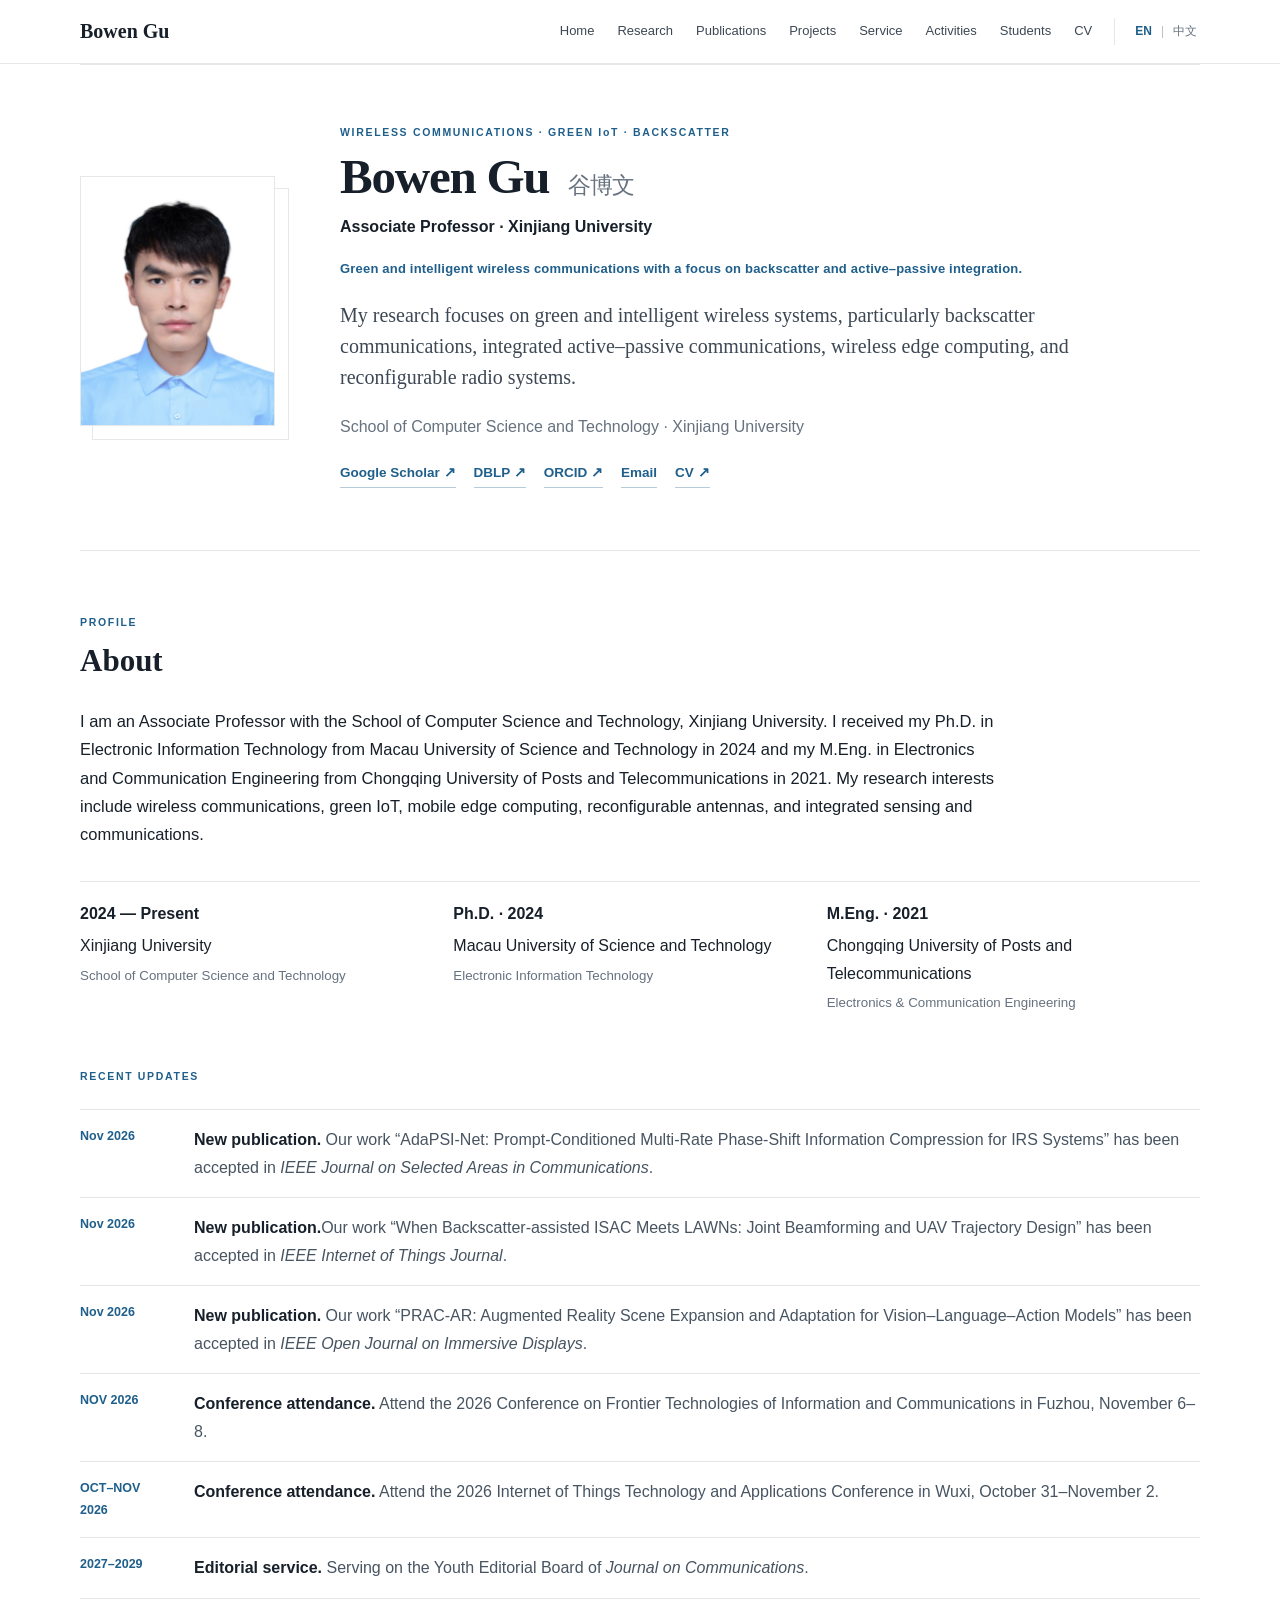
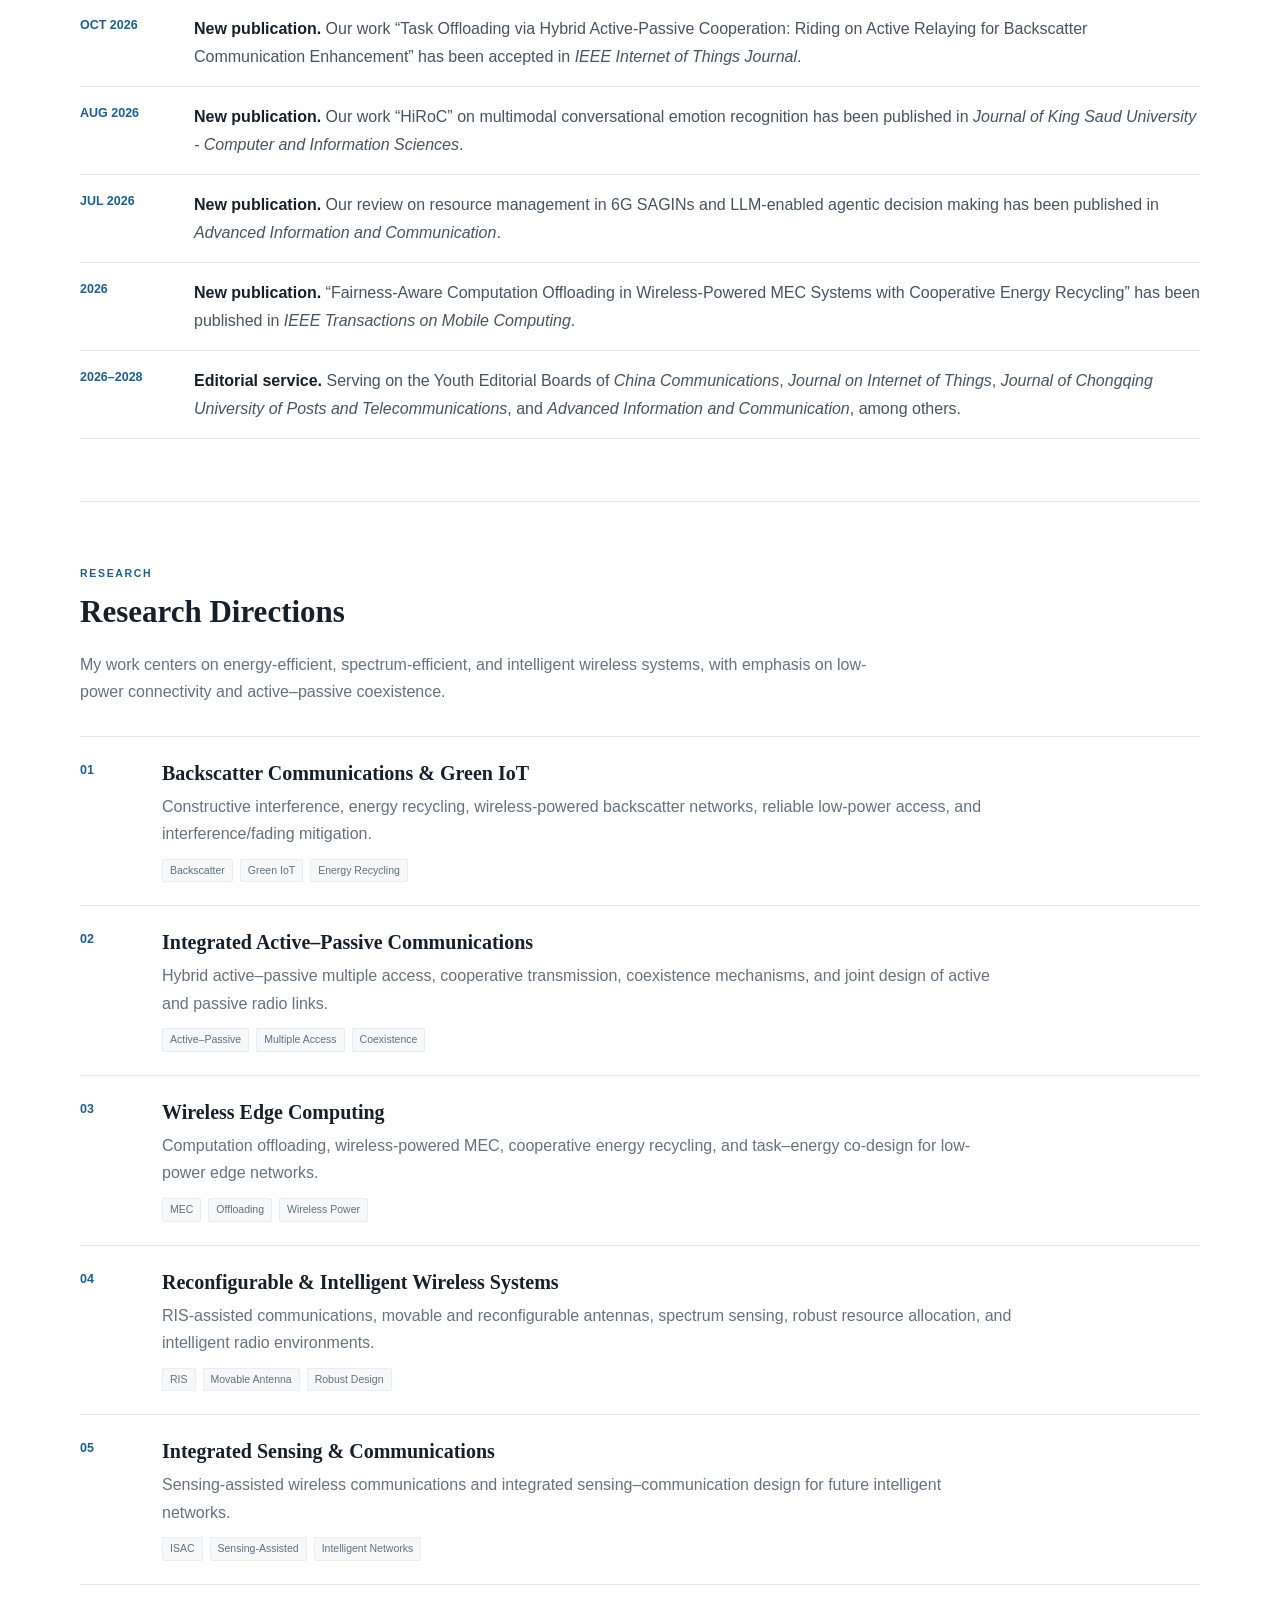
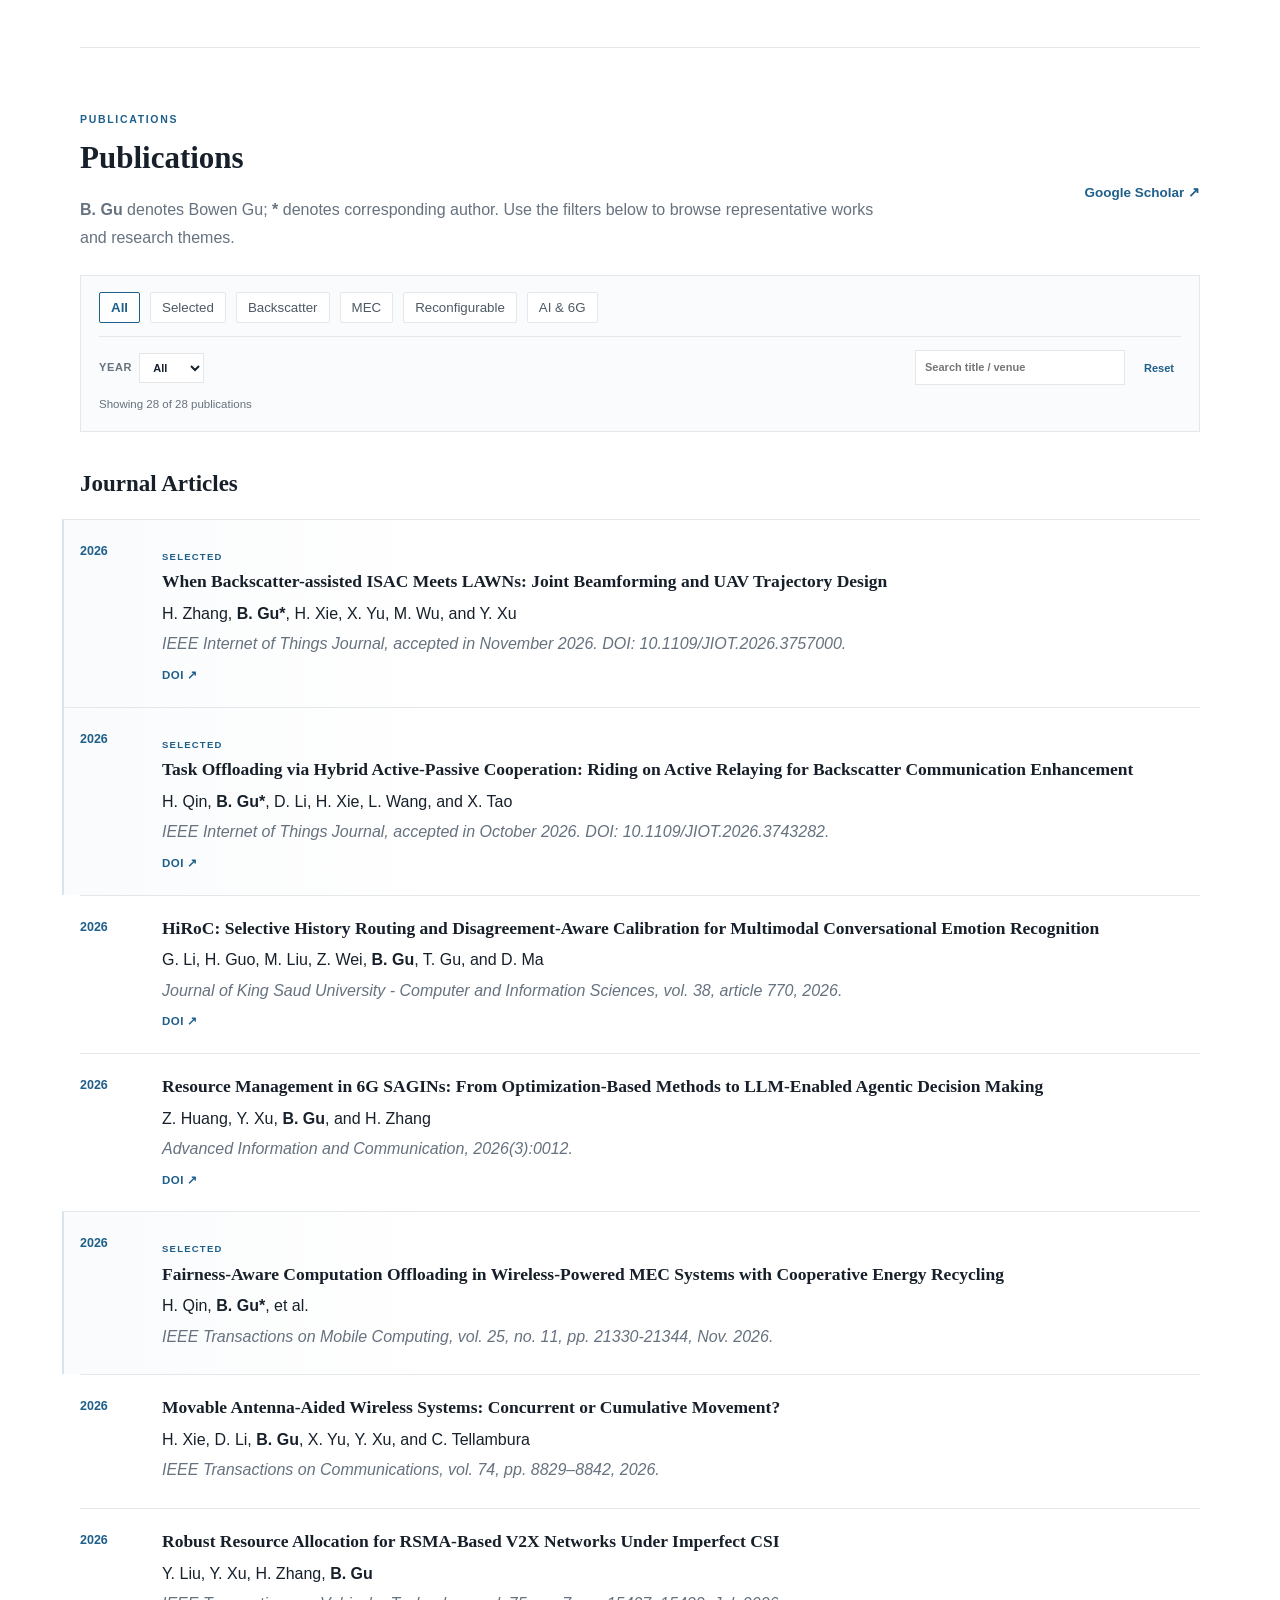
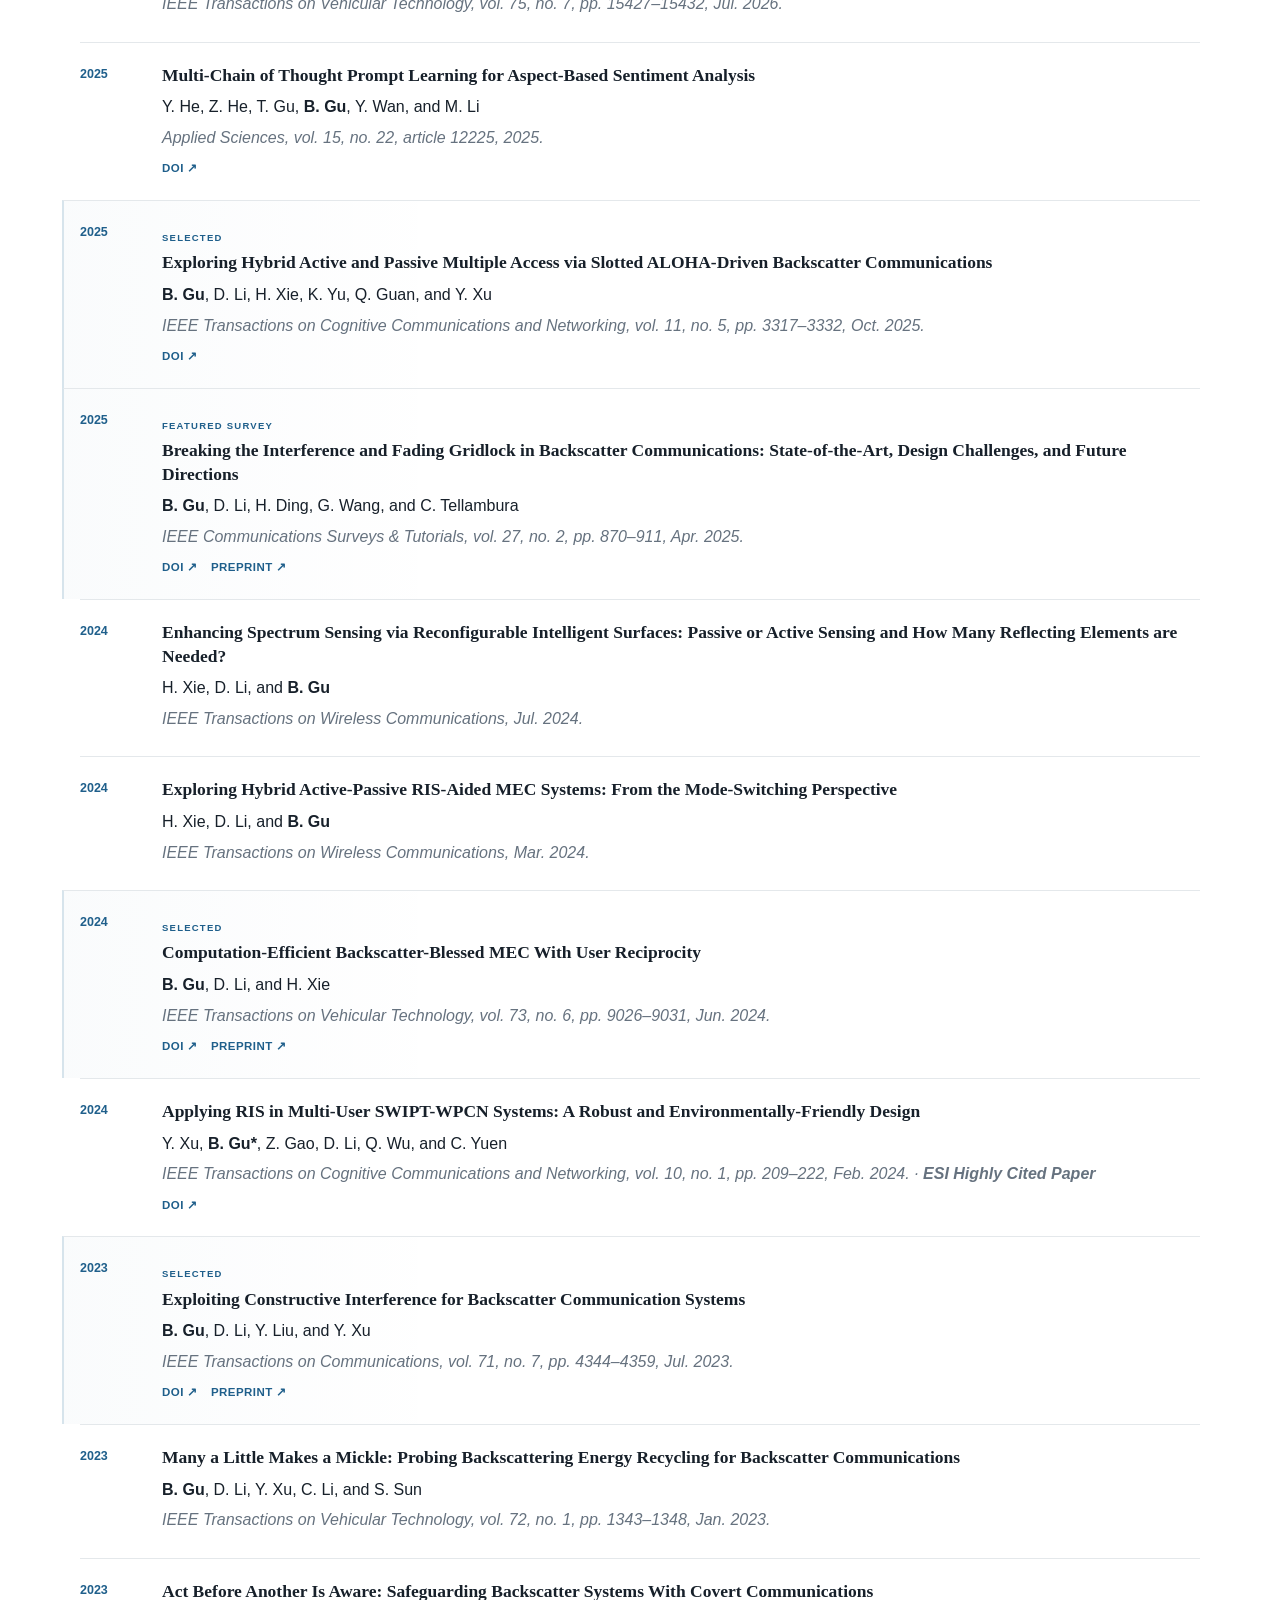
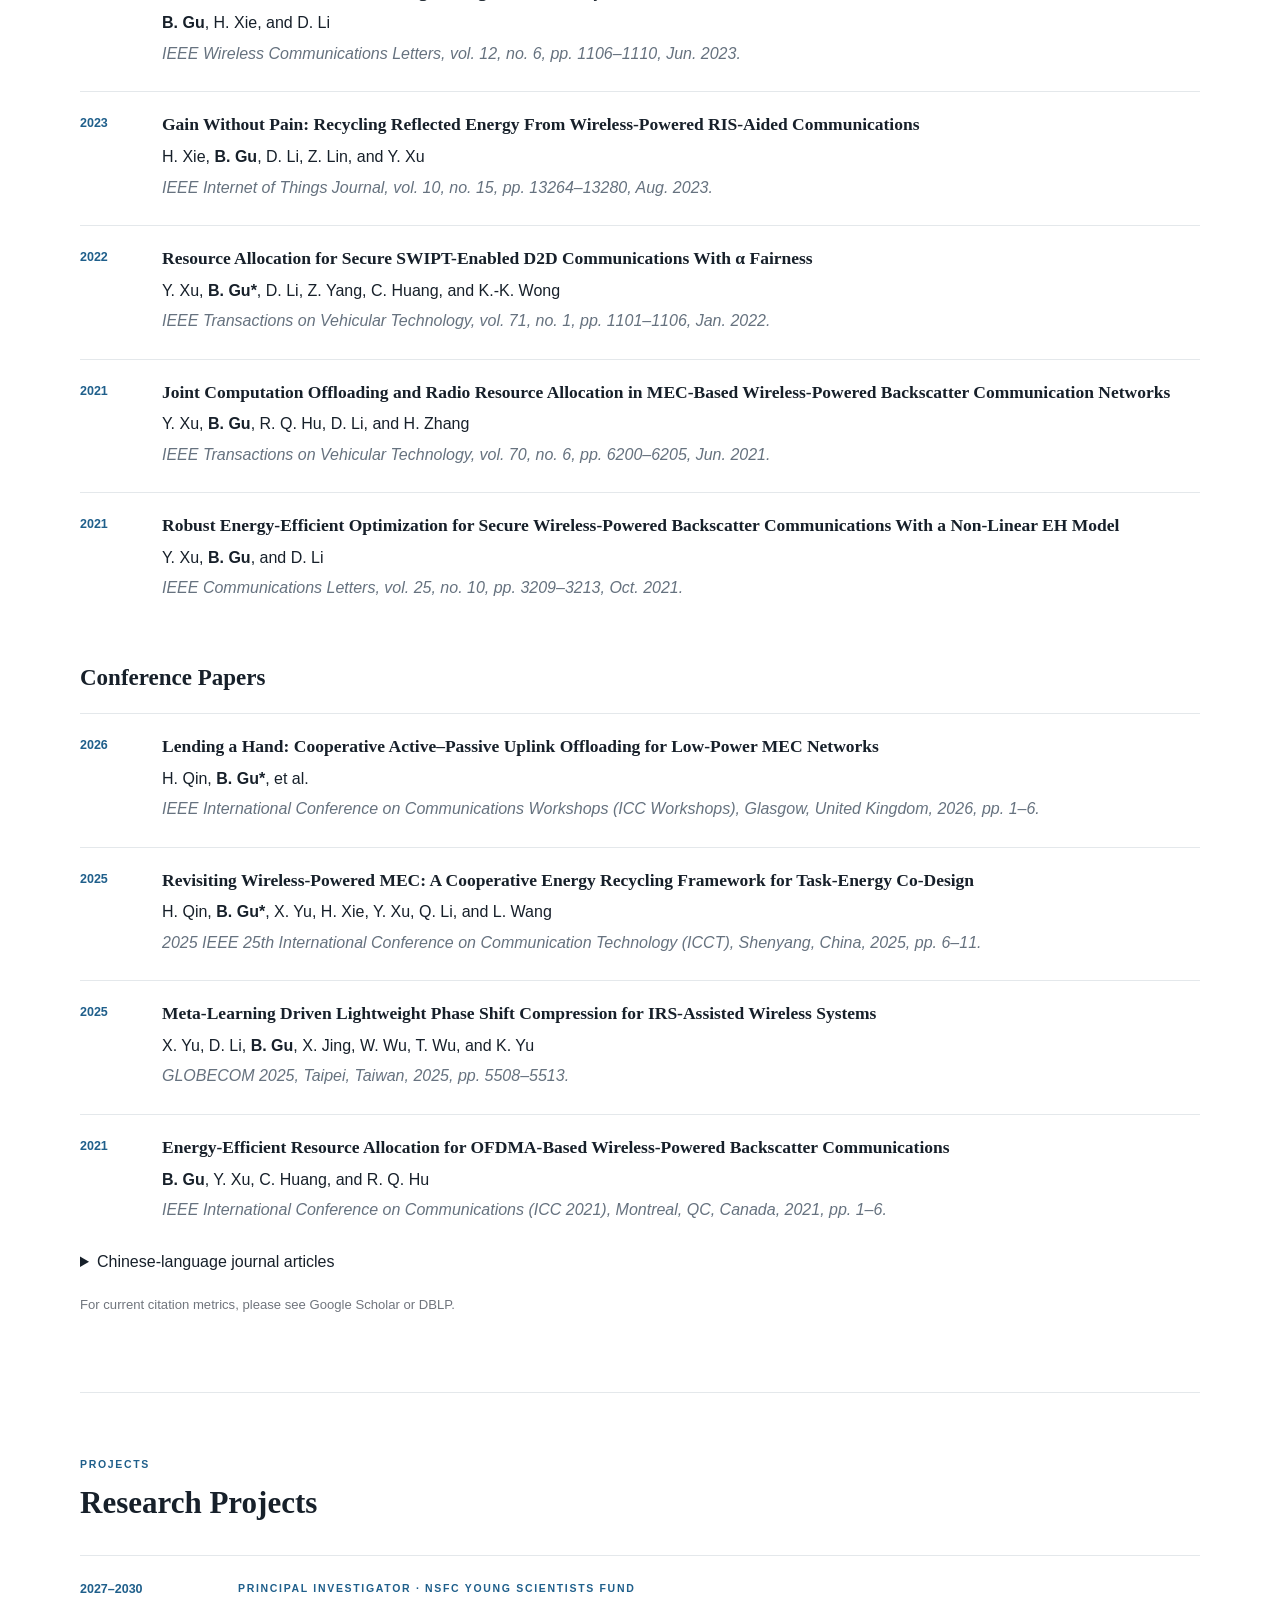
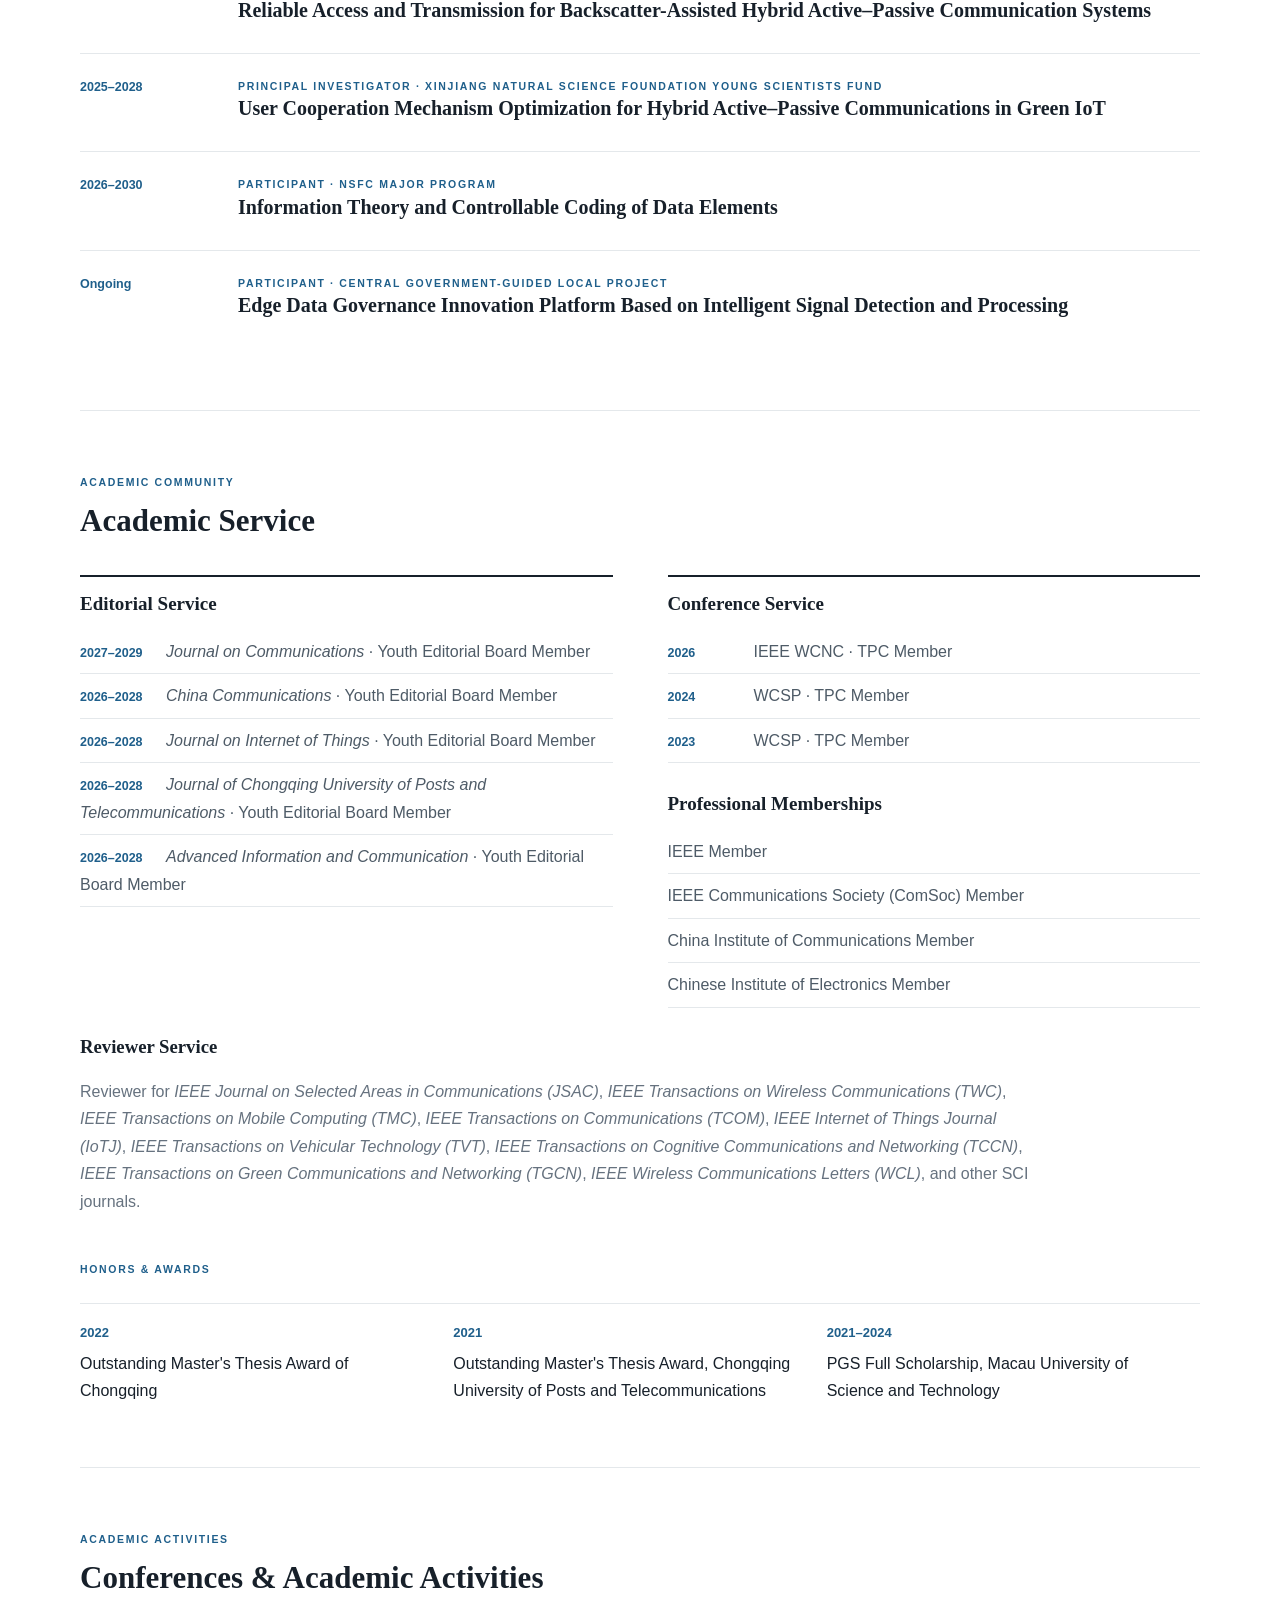
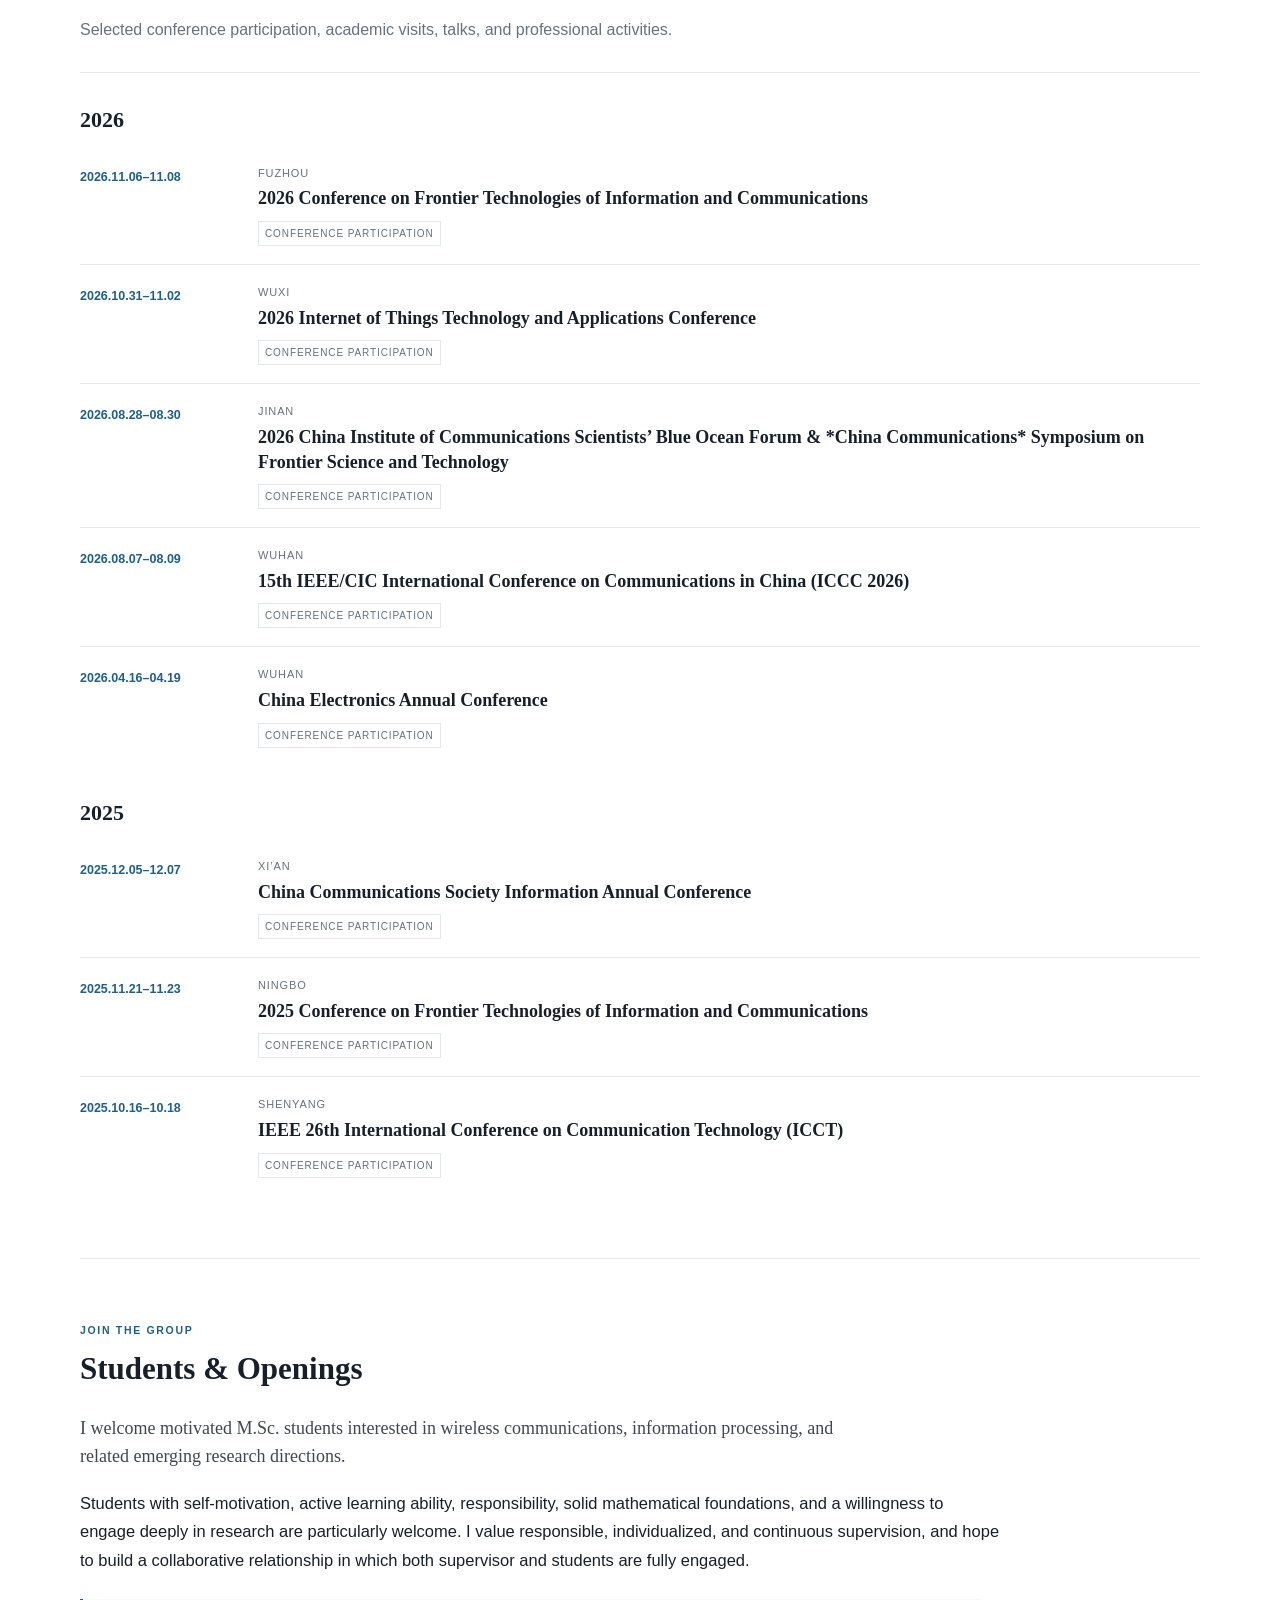
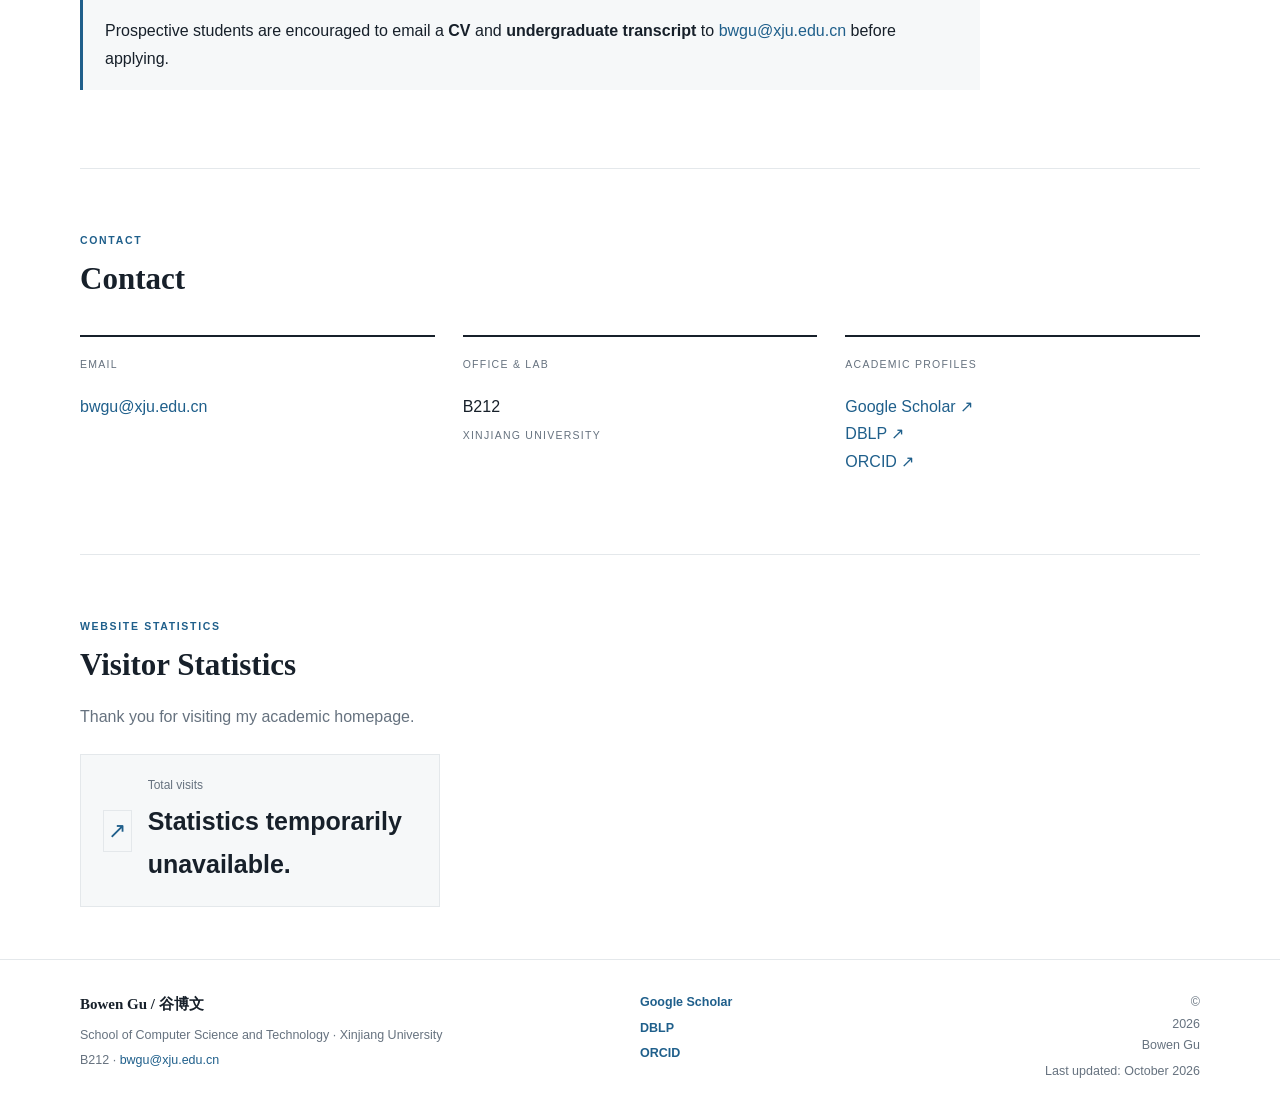
<file: index.html>
<!DOCTYPE html>
<html lang="en"><head><meta charset="utf-8"/><meta content="width=device-width,initial-scale=1" name="viewport"/><meta content="Bowen Gu — academic homepage at Xinjiang University. Wireless communications, green IoT, backscatter communications, mobile edge computing, reconfigurable wireless systems, and ISAC." name="description"/><meta content="Bowen Gu" name="author"/><meta content="#173b6c" name="theme-color"/><meta content="Bowen Gu | Xinjiang University" property="og:title"/><meta content="Academic homepage of Bowen Gu." property="og:description"/><meta content="website" property="og:type"/><meta content="https://gu-bowen.github.io/assets/profile.jpg" property="og:image"/><meta content="https://gu-bowen.github.io/" property="og:url"/><meta content="Bowen Gu Academic Homepage" property="og:site_name"/><link href="https://gu-bowen.github.io/" rel="canonical"/><script type="application/ld+json">{"@context":"https://schema.org","@type":"Person","name":"Bowen Gu","alternateName":"谷博文","url":"https://gu-bowen.github.io/","image":"https://gu-bowen.github.io/assets/profile.jpg","jobTitle":"Associate Professor","affiliation":{"@type":"CollegeOrUniversity","name":"Xinjiang University"},"email":"mailto:bwgu@xju.edu.cn","sameAs":["https://scholar.google.com/citations?user=HVV62k4AAAAJ","https://dblp.org/pid/297/0855","https://orcid.org/0000-0001-9506-328X"]}</script><title>Bowen Gu | Xinjiang University</title><link href="assets/favicon.svg" rel="icon" type="image/svg+xml"/><link href="assets/style.css" rel="stylesheet"/></head><body>
<header><div class="nav wrap"><a class="brand" href="#home"><span data-lang="en">Bowen Gu</span><span data-lang="zh" hidden="">谷博文</span></a><div class="nav-right"><button aria-label="Menu" id="menu">☰</button><nav id="nav"><a href="#home"><span data-lang="en">Home</span><span data-lang="zh" hidden="">首页</span></a><a href="#research"><span data-lang="en">Research</span><span data-lang="zh" hidden="">研究方向</span></a><a href="#publications"><span data-lang="en">Publications</span><span data-lang="zh" hidden="">学术成果</span></a><a href="#projects"><span data-lang="en">Projects</span><span data-lang="zh" hidden="">科研项目</span></a><a href="#service"><span data-lang="en">Service</span><span data-lang="zh" hidden="">学术服务</span></a><a href="#activities"><span data-lang="en">Activities</span><span data-lang="zh" hidden="">学术活动</span></a><a href="#students"><span data-lang="en">Students</span><span data-lang="zh" hidden="">学生与招生</span></a><a href="files/Bowen_Gu_CV.pdf">CV</a></nav><div aria-label="Language" class="lang-switch"><button data-set-lang="en">EN</button><i>|</i><button data-set-lang="zh">中文</button></div></div></div></header>
<main class="wrap">
<section class="hero" id="home"><div class="portrait"><img alt="Bowen Gu / 谷博文" src="assets/profile.jpg"/></div><div><p class="eyebrow">WIRELESS COMMUNICATIONS · GREEN IoT · BACKSCATTER</p><h1>Bowen Gu <span>谷博文</span></h1><p class="role"><span data-lang="en">Associate Professor · Xinjiang University</span><span data-lang="zh" hidden="">副教授 · 新疆大学</span></p><p class="research-identity" data-lang="en">Green and intelligent wireless communications with a focus on backscatter and active–passive integration.</p><p class="research-identity zh-copy" data-lang="zh" hidden="">面向绿色智能无线通信，重点研究反向散射与主被动融合通信。</p><p class="lead" data-lang="en">My research focuses on green and intelligent wireless systems, particularly backscatter communications, integrated active–passive communications, wireless edge computing, and reconfigurable radio systems.</p><p class="lead zh-copy" data-lang="zh" hidden="">主要研究绿色智能无线通信系统，重点关注反向散射通信、主被动融合通信、无线边缘计算、可重构无线系统与通感一体化等方向。</p><p class="affil"><span data-lang="en">School of Computer Science and Technology · Xinjiang University</span><span data-lang="zh" hidden="">新疆大学 · 计算机科学与技术学院</span></p><div class="links"><a href="https://scholar.google.com/citations?user=HVV62k4AAAAJ&amp;hl=en">Google Scholar ↗</a><a href="https://dblp.org/pid/297/0855">DBLP ↗</a><a href="https://orcid.org/0000-0001-9506-328X">ORCID ↗</a><a href="mailto:bwgu@xju.edu.cn">Email</a><a href="files/Bowen_Gu_CV.pdf">CV ↗</a></div></div></section>
<section id="about"><div class="kicker"><span data-lang="en">PROFILE</span><span data-lang="zh" hidden="">个人简介</span></div><h2><span data-lang="en">About</span><span data-lang="zh" hidden="">个人简介</span></h2><p class="wide" data-lang="en">I am an Associate Professor with the School of Computer Science and Technology, Xinjiang University. I received my Ph.D. in Electronic Information Technology from Macau University of Science and Technology in 2024 and my M.Eng. in Electronics and Communication Engineering from Chongqing University of Posts and Telecommunications in 2021. My research interests include wireless communications, green IoT, mobile edge computing, reconfigurable antennas, and integrated sensing and communications.</p><p class="wide zh-copy" data-lang="zh" hidden="">现为新疆大学计算机科学与技术学院副教授、A类引进人才。2024年获澳门科技大学电子资讯科技博士学位，2021年获重庆邮电大学电子与通信工程硕士学位。研究方向包括无线通信、绿色物联网、移动边缘计算、可重构天线与通感一体化。</p><div class="facts"><div><b>2024 — Present</b><span><span data-lang="en">Xinjiang University</span><span data-lang="zh" hidden="">新疆大学</span></span><small><span data-lang="en">School of Computer Science and Technology</span><span data-lang="zh" hidden="">计算机科学与技术学院 · A类引进人才</span></small></div><div><b>Ph.D. · 2024</b><span><span data-lang="en">Macau University of Science and Technology</span><span data-lang="zh" hidden="">澳门科技大学</span></span><small><span data-lang="en">Electronic Information Technology</span><span data-lang="zh" hidden="">电子资讯科技</span></small></div><div><b>M.Eng. · 2021</b><span><span data-lang="en">Chongqing University of Posts and Telecommunications</span><span data-lang="zh" hidden="">重庆邮电大学</span></span><small><span data-lang="en">Electronics &amp; Communication Engineering</span><span data-lang="zh" hidden="">电子与通信工程</span></small></div></div>
<div id="news" style="margin-top:52px"><div class="kicker"><span data-lang="en">RECENT UPDATES</span><span data-lang="zh" hidden="">最新动态</span></div><div class="news-list" id="news-list"></div></div></section>
<section id="research"><div class="kicker"><span data-lang="en">RESEARCH</span><span data-lang="zh" hidden="">研究方向</span></div><h2><span data-lang="en">Research Directions</span><span data-lang="zh" hidden="">研究方向</span></h2><p class="section-intro" data-lang="en">My work centers on energy-efficient, spectrum-efficient, and intelligent wireless systems, with emphasis on low-power connectivity and active–passive coexistence.</p><p class="section-intro" data-lang="zh" hidden="">围绕高能效、高频谱效率与智能无线系统开展研究，重点关注低功耗连接与主被动通信协同共存。</p><div class="research-list"><article><span>01</span><div><h3><span data-lang="en">Backscatter Communications &amp; Green IoT</span><span data-lang="zh" hidden="">反向散射通信与绿色物联网</span></h3><p data-lang="en">Constructive interference, energy recycling, wireless-powered backscatter networks, reliable low-power access, and interference/fading mitigation.</p><p data-lang="zh" hidden="">构造性干扰、能量回收、无线供能反向散射网络、低功耗可靠接入以及干扰与衰落抑制。</p><div class="research-tags"><span>Backscatter</span><span>Green IoT</span><span>Energy Recycling</span></div></div></article><article><span>02</span><div><h3><span data-lang="en">Integrated Active–Passive Communications</span><span data-lang="zh" hidden="">主被动融合通信</span></h3><p data-lang="en">Hybrid active–passive multiple access, cooperative transmission, coexistence mechanisms, and joint design of active and passive radio links.</p><p data-lang="zh" hidden="">混合主被动多址接入、协同传输、共存机制以及主动与被动无线链路的联合设计。</p><div class="research-tags"><span>Active–Passive</span><span>Multiple Access</span><span>Coexistence</span></div></div></article><article><span>03</span><div><h3><span data-lang="en">Wireless Edge Computing</span><span data-lang="zh" hidden="">无线边缘计算</span></h3><p data-lang="en">Computation offloading, wireless-powered MEC, cooperative energy recycling, and task–energy co-design for low-power edge networks.</p><p data-lang="zh" hidden="">计算卸载、无线供能移动边缘计算、协作能量回收以及面向低功耗边缘网络的任务—能量协同设计。</p><div class="research-tags"><span>MEC</span><span>Offloading</span><span>Wireless Power</span></div></div></article><article><span>04</span><div><h3><span data-lang="en">Reconfigurable &amp; Intelligent Wireless Systems</span><span data-lang="zh" hidden="">可重构与智能无线系统</span></h3><p data-lang="en">RIS-assisted communications, movable and reconfigurable antennas, spectrum sensing, robust resource allocation, and intelligent radio environments.</p><p data-lang="zh" hidden="">RIS辅助通信、可移动与可重构天线、频谱感知、鲁棒资源分配与智能无线环境。</p><div class="research-tags"><span>RIS</span><span>Movable Antenna</span><span>Robust Design</span></div></div></article><article><span>05</span><div><h3><span data-lang="en">Integrated Sensing &amp; Communications</span><span data-lang="zh" hidden="">通感一体化</span></h3><p data-lang="en">Sensing-assisted wireless communications and integrated sensing–communication design for future intelligent networks.</p><p data-lang="zh" hidden="">面向未来智能网络的感知辅助无线通信与通信感知融合设计。</p><div class="research-tags"><span>ISAC</span><span>Sensing-Assisted</span><span>Intelligent Networks</span></div></div></article></div></section>
<section id="publications"><div class="section-head"><div><div class="kicker"><span data-lang="en">PUBLICATIONS</span><span data-lang="zh" hidden>学术成果</span></div><h2><span data-lang="en">Publications</span><span data-lang="zh" hidden>论文发表</span></h2></div><a class="text-link" href="https://scholar.google.com/citations?user=HVV62k4AAAAJ&amp;hl=en">Google Scholar ↗</a></div><p class="section-intro" data-lang="en"><strong>B. Gu</strong> denotes Bowen Gu; <strong>*</strong> denotes corresponding author. Use the filters below to browse representative works and research themes.</p><p class="section-intro" data-lang="zh" hidden><strong>B. Gu</strong> 为谷博文；<strong>*</strong> 表示通讯作者。可使用下方筛选器查看代表性成果及不同研究主题。</p>
<div class="pub-filter-panel" aria-label="Publication filters"><div class="pub-controls" id="pub-topic-controls"><button class="active" data-pub-filter="all"><span data-lang="en">All</span><span data-lang="zh" hidden>全部</span></button><button data-pub-filter="selected"><span data-lang="en">Selected</span><span data-lang="zh" hidden>代表作</span></button><button data-pub-filter="backscatter"><span data-lang="en">Backscatter</span><span data-lang="zh" hidden>反向散射</span></button><button data-pub-filter="mec">MEC</button><button data-pub-filter="reconfigurable"><span data-lang="en">Reconfigurable</span><span data-lang="zh" hidden>可重构无线</span></button><button data-pub-filter="ai"><span data-lang="en">AI &amp; 6G</span><span data-lang="zh" hidden>AI 与 6G</span></button></div><div class="pub-filter-tools"><label><span data-lang="en">Year</span><span data-lang="zh" hidden>年份</span><select id="pub-year"><option value="all">All</option></select></label><label class="pub-search"><span class="sr-only">Search publications</span><input id="pub-search" type="search" placeholder="Search title / venue" autocomplete="off"/></label><button class="pub-reset" id="pub-reset" type="button"><span data-lang="en">Reset</span><span data-lang="zh" hidden>重置</span></button></div><p class="pub-result-count" id="pub-result-count" aria-live="polite"></p></div>
<h3 class="subhead" data-pub-section="journals"><span data-lang="en">Journal Articles</span><span data-lang="zh" hidden>SCI 期刊论文</span></h3><div class="pubs" id="pub-journals"></div><h3 class="subhead" data-pub-section="conferences"><span data-lang="en">Conference Papers</span><span data-lang="zh" hidden>会议论文</span></h3><div class="pubs" id="pub-conferences"></div><details id="pub-chinese-details"><summary><span data-lang="en">Chinese-language journal articles</span><span data-lang="zh" hidden>中文期刊论文</span></summary><div class="pubs" id="pub-chinese"></div></details><p class="source-note"><span data-lang="en">For current citation metrics, please see Google Scholar or DBLP.</span><span data-lang="zh" hidden>最新引用数据请参见 Google Scholar 或 DBLP。</span></p></section>
<section id="projects"><div class="kicker"><span data-lang="en">PROJECTS</span><span data-lang="zh" hidden="">科研项目</span></div><h2><span data-lang="en">Research Projects</span><span data-lang="zh" hidden="">主持与参与项目</span></h2><div class="projects" id="projects-list"></div></section>
<section id="service"><div class="kicker"><span data-lang="en">ACADEMIC COMMUNITY</span><span data-lang="zh" hidden="">学术共同体</span></div><h2><span data-lang="en">Academic Service</span><span data-lang="zh" hidden="">学术服务</span></h2><div id="service-content"></div></section>

<section id="activities"><div class="kicker"><span data-lang="en">ACADEMIC ACTIVITIES</span><span data-lang="zh" hidden="">学术活动</span></div><h2><span data-lang="en">Conferences &amp; Academic Activities</span><span data-lang="zh" hidden="">会议与学术活动</span></h2><p class="section-intro" data-lang="en">Selected conference participation, academic visits, talks, and professional activities.</p><p class="section-intro" data-lang="zh" hidden="">记录参加的重要学术会议、学术访问、报告及相关专业活动。</p><div class="activities" id="activities-list"></div></section>
<section id="students"><div class="kicker"><span data-lang="en">JOIN THE GROUP</span><span data-lang="zh" hidden="">学生与招生</span></div><h2><span data-lang="en">Students &amp; Openings</span><span data-lang="zh" hidden="">学生与招生</span></h2><p class="lead small" data-lang="en">I welcome motivated M.Sc. students interested in wireless communications, information processing, and related emerging research directions.</p><p class="lead small zh-copy" data-lang="zh" hidden="">面向校内外招收通信与信息系统、电子信息等相关方向硕士研究生，欢迎对无线通信、信息处理及相关前沿研究方向感兴趣的同学联系。</p><p class="wide" data-lang="en">Students with self-motivation, active learning ability, responsibility, solid mathematical foundations, and a willingness to engage deeply in research are particularly welcome. I value responsible, individualized, and continuous supervision, and hope to build a collaborative relationship in which both supervisor and students are fully engaged.</p><p class="wide zh-copy" data-lang="zh" hidden="">希望你具备较强的自驱力、主动学习能力和责任心，具有较为扎实的数学基础和良好的逻辑思维能力，并愿意持续投入科研。科研基础并非最重要，更看重持续学习、执行力、主动思考与积极沟通。在学生培养方面，重视认真负责、因材施教和全过程指导，希望师生彼此认真、共同投入、相互成就。</p><blockquote class="student-quote" data-lang="zh" hidden="">“希望师生之间是一个彼此认真、共同投入、相互成就的过程。”</blockquote><p class="callout"><span data-lang="en">Prospective students are encouraged to email a <strong>CV</strong> and <strong>undergraduate transcript</strong> to <a href="mailto:bwgu@xju.edu.cn">bwgu@xju.edu.cn</a> before applying.</span><span data-lang="zh" hidden="">有意加入课题组的同学，请在报考前将<strong>个人简历</strong>和<strong>本科成绩单</strong>发送至 <a href="mailto:bwgu@xju.edu.cn">bwgu@xju.edu.cn</a>。</span></p></section>
<section id="contact"><div class="kicker"><span data-lang="en">CONTACT</span><span data-lang="zh" hidden="">联系方式</span></div><h2><span data-lang="en">Contact</span><span data-lang="zh" hidden="">联系方式</span></h2><div class="contact-grid"><div><span>Email</span><p><a href="mailto:bwgu@xju.edu.cn">bwgu@xju.edu.cn</a></p></div><div><span><span data-lang="en">Office &amp; Lab</span><span data-lang="zh" hidden="">办公室与实验室</span></span><p>B212<br/><span data-lang="en">Xinjiang University</span><span data-lang="zh" hidden="">新疆大学</span></p></div><div><span><span data-lang="en">Academic Profiles</span><span data-lang="zh" hidden="">学术主页</span></span><p><a href="https://scholar.google.com/citations?user=HVV62k4AAAAJ&amp;hl=en">Google Scholar ↗</a><br/><a href="https://dblp.org/pid/297/0855">DBLP ↗</a><br/><a href="https://orcid.org/0000-0001-9506-328X">ORCID ↗</a></p></div></div></section>


<section id="visitor-statistics">
  <div class="kicker">
    <span data-lang="en">WEBSITE STATISTICS</span>
    <span data-lang="zh" hidden>网站访问统计</span>
  </div>

  <h2>
    <span data-lang="en">Visitor Statistics</span>
    <span data-lang="zh" hidden>访客统计</span>
  </h2>

  <p class="section-intro">
    <span data-lang="en">
      Thank you for visiting my academic homepage.
    </span>
    <span data-lang="zh" hidden>
      感谢访问我的个人学术主页。
    </span>
  </p>

 

<div class="visitor-counter">
  <span class="visitor-icon" aria-hidden="true">↗</span>
  <div class="visitor-content">
    <div class="visitor-label">
      <span data-lang="en">Total visits</span>
      <span data-lang="zh" hidden>累计访问量</span>
    </div>
    <div id="visitor-count" aria-live="polite">Loading...</div>
  </div>
</div>


</section>




</main>

<footer>
  <div class="wrap footer-grid">
    <div>
      <strong>Bowen Gu / 谷博文</strong>
      <span data-lang="en">School of Computer Science and Technology · Xinjiang University</span>
      <span data-lang="zh" hidden>新疆大学 · 计算机科学与技术学院</span>
      <span>B212 · <a href="mailto:bwgu@xju.edu.cn">bwgu@xju.edu.cn</a></span>
    </div>

    <div class="footer-links">
      <a href="https://scholar.google.com/citations?user=HVV62k4AAAAJ&amp;hl=en">Google Scholar</a>
      <a href="https://dblp.org/pid/297/0855">DBLP</a>
      <a href="https://orcid.org/0000-0001-9506-328X">ORCID</a>
    </div>

    <div class="footer-meta">
      <span>© <span id="year"></span> Bowen Gu</span>
      <span data-lang="en">Last updated: October 2026</span>
      <span data-lang="zh" hidden>最后更新：2026年10月</span>
    </div>
  </div>
</footer>

<script src="data/news.js"></script>
<script src="data/publications.js"></script>
<script src="data/projects.js"></script>
<script src="data/service.js"></script>
<script src="data/activities.js"></script>
<script src="assets/main.js"></script>



<!-- GoatCounter: record page visits -->
<script
  data-goatcounter="https://bwgu.goatcounter.com/count"
  async
  src="https://gc.zgo.at/count.js">
</script>

<!-- Display total visits using GoatCounter's JSON endpoint -->
<script>
(async function () {
  const container = document.getElementById("visitor-count");
  if (!container) return;

  try {
    const response = await fetch(
      "https://bwgu.goatcounter.com/counter/TOTAL.json",
      { cache: "no-store" }
    );

    if (!response.ok) {
      throw new Error("Counter request failed: " + response.status);
    }

    const data = await response.json();
    container.textContent = data.count ?? "—";
  } catch (error) {
    console.error("Unable to load GoatCounter statistics:", error);
    container.textContent = "Statistics temporarily unavailable.";
  }
})();
</script>

</body>
</html>
</file>
<file: assets/style.css>
:root{--ink:#17202a;--muted:#66727f;--line:#e4e8eb;--accent:#1f5f8b;--soft:#f6f8f9;--max:1180px;--text:920px}*{box-sizing:border-box}html{scroll-behavior:smooth;scroll-padding-top:70px}body{margin:0;color:var(--ink);font:16px/1.72 -apple-system,BlinkMacSystemFont,"Segoe UI",Roboto,"Noto Sans SC","Microsoft YaHei",Helvetica,Arial,sans-serif;background:#fff}.wrap{max-width:var(--max);margin:auto;padding:0 30px}a{color:var(--accent);text-decoration:none}a:hover{text-decoration:underline}header{height:64px;border-bottom:1px solid var(--line);background:rgba(255,255,255,.96);backdrop-filter:blur(8px);position:sticky;top:0;z-index:20}.nav{height:100%;display:flex;align-items:center;justify-content:space-between}.brand{font:700 20px Georgia,"Noto Serif SC","Songti SC",serif;color:var(--ink)}.nav-right{display:flex;align-items:center;gap:22px}.nav nav{display:flex;gap:23px}.nav nav a{font-size:13px;color:#3d4854}.lang-switch{display:flex;align-items:center;gap:6px;font-size:12px;border-left:1px solid var(--line);padding-left:17px}.lang-switch button{border:0;background:none;padding:3px;color:var(--muted);cursor:pointer;font:inherit}.lang-switch button.active{color:var(--accent);font-weight:750}.lang-switch i{color:#b7bec5;font-style:normal}#menu{display:none;border:0;background:none;font-size:22px}.hero{display:grid;grid-template-columns:205px 1fr;gap:55px;align-items:center;padding:58px 0 62px}.portrait{position:relative}.portrait img{width:195px;height:250px;object-fit:cover;object-position:50% 34%;border:1px solid var(--line)}.portrait:after{content:"";position:absolute;left:12px;top:12px;width:195px;height:250px;border:1px solid var(--line);z-index:-1}.eyebrow,.kicker,.tag{font-size:10.5px;letter-spacing:.16em;color:var(--accent);font-weight:780}.eyebrow{margin:0 0 10px}h1,h2,h3{font-family:Georgia,"Noto Serif SC","Songti SC",serif}h1{font-size:49px;line-height:1.06;margin:0 0 10px;letter-spacing:-.025em}h1 span{font-size:23px;font-weight:400;color:var(--muted);margin-left:8px}.role{font-weight:680;margin:0 0 17px}.lead{font:20px/1.55 Georgia,"Noto Serif SC","Songti SC",serif;color:#3d4854;max-width:790px}.lead.small{font-size:18px}.affil{color:var(--muted)}.links{display:flex;gap:18px;flex-wrap:wrap;margin-top:21px}.links a,.text-link{font-size:13.5px;font-weight:680}.hero .links a{padding-bottom:2px;border-bottom:1px solid #b8cbd8}.hero .links a:hover{text-decoration:none;border-color:var(--accent)}section{padding:62px 0;border-top:1px solid var(--line)}h2{font-size:31px;margin:3px 0 20px}h3{line-height:1.35}.wide{max-width:var(--text);font-size:16.5px}.section-intro{color:var(--muted);max-width:820px;margin-top:-8px}.facts{display:grid;grid-template-columns:repeat(3,1fr);gap:0;margin-top:32px;border-top:1px solid var(--line)}.facts div{padding:18px 24px 0 0}.facts b,.facts span,.facts small{display:block}.facts span{margin-top:5px}.facts small{color:var(--muted);margin-top:3px}.news-list{margin-top:24px;border-top:1px solid var(--line)}.news-list article{display:grid;grid-template-columns:90px 1fr;gap:24px;padding:16px 0;border-bottom:1px solid var(--line)}.news-list time{font-size:12.5px;font-weight:760;color:var(--accent)}.news-list p{margin:0;color:#475461}.news-list strong{color:var(--ink)}.research-list{margin-top:30px;border-top:1px solid var(--line)}.research-list article{display:grid;grid-template-columns:58px 1fr;gap:24px;padding:23px 0;border-bottom:1px solid var(--line)}.research-list article>span,.year,.date{font-weight:760;color:var(--accent);font-size:12.5px}.research-list h3,.projects h3{font-size:20px;margin:0 0 6px}.research-list p{margin:0;color:var(--muted);max-width:850px}.section-head{display:flex;justify-content:space-between;gap:30px;align-items:end}.pub-controls{display:flex;gap:10px;flex-wrap:wrap;margin:20px 0 2px}.pub-controls button{border:1px solid var(--line);background:#fff;padding:7px 11px;border-radius:2px;color:#4d5965;cursor:pointer}.pub-controls button.active{border-color:var(--accent);color:var(--accent);font-weight:700}.pubs{margin-top:20px}.pubs article{display:grid;grid-template-columns:62px 1fr;gap:20px;padding:21px 0;border-top:1px solid var(--line)}.pubs h3{font-size:17.5px;margin:0 0 6px}.pubs p{margin:3px 0}.venue{color:var(--muted);font-style:italic}.pub-label{display:inline-block;margin:0 0 5px;font-size:9.5px;letter-spacing:.13em;font-weight:800;color:var(--accent)}.pub-links{display:flex;gap:13px;margin-top:8px}.pub-links a{font-size:11.5px;font-weight:700;text-transform:uppercase;letter-spacing:.04em}.source-note{font-size:.82rem;color:#70757d;margin-top:1.2rem}.subhead{margin:36px 0 4px;font-size:23px}.projects{margin-top:26px}.projects article{display:grid;grid-template-columns:130px 1fr;gap:28px;padding:23px 0;border-top:1px solid var(--line)}.projects p{margin:5px 0;color:var(--muted)}.tag{margin:0!important;color:var(--accent)!important}.service-grid{display:grid;grid-template-columns:1fr 1fr;gap:55px;margin-top:28px}.service-block{border-top:2px solid var(--ink);padding-top:14px}.service-block h3{margin:0 0 13px;font-size:19px}.service-list{list-style:none;padding:0;margin:0}.service-list li{padding:8px 0;border-bottom:1px solid var(--line);color:#4e5b67}.service-list b{color:var(--ink)}.service-list .date-inline{display:inline-block;min-width:86px;color:var(--accent);font-size:12.5px;font-weight:760}.reviewer{margin-top:26px;max-width:950px}.reviewer p{color:var(--muted)}.honors{display:grid;grid-template-columns:repeat(3,1fr);border-top:1px solid var(--line);margin-top:25px}.honors div{padding:18px 25px 0 0}.honors b,.honors span{display:block}.honors b{color:var(--accent);font-size:13px}.honors span{margin-top:5px}.callout{margin-top:25px;padding:18px 22px;background:var(--soft);border-left:3px solid var(--accent);max-width:900px}.contact-grid{display:grid;grid-template-columns:repeat(3,1fr);gap:28px;margin-top:30px}.contact-grid>div{border-top:2px solid var(--ink);padding-top:12px}.contact-grid span{font-size:10.5px;text-transform:uppercase;letter-spacing:.12em;color:var(--muted)}footer{padding:25px 0;color:var(--muted);font-size:12.5px}footer .wrap{display:flex;justify-content:space-between}.zh-copy{line-height:1.85}[hidden]{display:none!important}@media(max-width:900px){.nav nav{gap:15px}.nav-right{gap:12px}.lang-switch{padding-left:10px}.hero{grid-template-columns:180px 1fr;gap:38px}.portrait img,.portrait:after{width:170px;height:218px}}@media(max-width:760px){header{height:60px}.wrap{padding:0 20px}#menu{display:block}.nav-right{gap:8px}.nav nav{display:none;position:absolute;top:60px;left:0;right:0;background:#fff;border-bottom:1px solid var(--line);padding:17px 20px;flex-direction:column;gap:12px}.nav nav.open{display:flex}.lang-switch{border-left:0;padding-left:0}.hero{grid-template-columns:1fr;gap:27px;padding:38px 0 44px}.portrait img{width:145px;height:186px}.portrait:after{width:145px;height:186px;left:8px;top:8px}h1{font-size:39px}h1 span{font-size:19px;display:block;margin:7px 0 0}.lead{font-size:18px}section{padding:48px 0}.facts,.service-grid,.honors,.contact-grid{grid-template-columns:1fr}.facts div,.honors div{padding-top:16px}.service-grid{gap:28px}.section-head{display:block}.text-link{display:inline-block;margin-bottom:8px}.projects article{grid-template-columns:1fr;gap:5px}.research-list article{grid-template-columns:36px 1fr;gap:9px}.pubs article{grid-template-columns:46px 1fr;gap:9px}.news-list article{grid-template-columns:65px 1fr;gap:10px}footer .wrap{display:block}footer span{display:block;margin:3px 0}}@media print{header,footer,#menu,.lang-switch{display:none!important}body{background:#fff}.wrap{max-width:none}}
/* V5.1 visual polish */
.research-identity{margin:0 0 13px;color:var(--accent);font-size:13px;font-weight:720;letter-spacing:.015em;max-width:780px}.research-tags{display:flex;gap:7px;flex-wrap:wrap;margin-top:11px}.research-tags span{font-size:10.5px;line-height:1.3;color:#61717e;background:var(--soft);border:1px solid #e9edef;padding:4px 7px;border-radius:2px}.pubs article:has(.pub-label){border-left:2px solid #d7e4ec;padding-left:16px;margin-left:-18px;background:linear-gradient(90deg,rgba(31,95,139,.025),transparent 34%)}.pubs article{transition:background-color .2s ease,border-color .2s ease}.pubs article:hover{background-color:#fbfcfd}.student-quote{max-width:900px;margin:27px 0 22px;padding:16px 22px;border-left:2px solid var(--accent);font:18px/1.7 Georgia,"Noto Serif SC","Songti SC",serif;color:#3f4c58;background:#fafbfc}footer{border-top:1px solid var(--line);padding:32px 0 36px}.footer-grid{display:grid!important;grid-template-columns:1.5fr .7fr .8fr;gap:36px;align-items:start}.footer-grid>div{display:flex;flex-direction:column;gap:4px}.footer-grid strong{font-family:Georgia,"Noto Serif SC","Songti SC",serif;color:var(--ink);font-size:15px;margin-bottom:3px}.footer-links a{font-weight:650}.footer-meta{text-align:right}.footer-meta span{display:block}.zh-copy,h1 span,[data-lang="zh"]{font-feature-settings:"palt" 1}body[data-lang="zh"]{font-family:"Noto Sans SC","Microsoft YaHei","PingFang SC",sans-serif}body[data-lang="zh"] h1,body[data-lang="zh"] h2,body[data-lang="zh"] h3,body[data-lang="zh"] .lead,body[data-lang="zh"] .brand{font-family:"Noto Serif SC","Songti SC","STSong",serif}@media(prefers-reduced-motion:no-preference){section{animation:sectionIn .38s ease both;animation-timeline:view();animation-range:entry 0% entry 16%}@keyframes sectionIn{from{opacity:.82;transform:translateY(7px)}to{opacity:1;transform:none}}}@media(max-width:760px){.footer-grid{grid-template-columns:1fr!important;gap:18px}.footer-meta{text-align:left}.research-tags{margin-top:9px}.pubs article:has(.pub-label){margin-left:-8px;padding-left:8px}.student-quote{font-size:16.5px}}

/* V5.4 publication discovery */
.pub-filter-panel{margin:24px 0 8px;padding:16px 18px;background:#fafbfc;border:1px solid var(--line)}.pub-filter-panel .pub-controls{margin:0}.pub-filter-tools{display:flex;align-items:center;gap:12px;flex-wrap:wrap;margin-top:13px;padding-top:13px;border-top:1px solid var(--line)}.pub-filter-tools label{display:flex;align-items:center;gap:7px;font-size:11px;font-weight:700;color:var(--muted);text-transform:uppercase;letter-spacing:.06em}.pub-filter-tools select,.pub-filter-tools input{font:inherit;text-transform:none;letter-spacing:0;border:1px solid var(--line);background:#fff;color:var(--ink);padding:7px 9px;outline:none}.pub-filter-tools select:focus,.pub-filter-tools input:focus{border-color:var(--accent)}.pub-search{margin-left:auto}.pub-search input{width:210px}.pub-reset{border:0;background:transparent;color:var(--accent);font-size:11px;font-weight:750;cursor:pointer;padding:7px}.pub-result-count{margin:10px 0 0!important;font-size:11.5px;color:var(--muted)}.sr-only{position:absolute!important;width:1px!important;height:1px!important;padding:0!important;margin:-1px!important;overflow:hidden!important;clip:rect(0,0,0,0)!important;white-space:nowrap!important;border:0!important}@media(max-width:760px){.pub-filter-panel{padding:13px}.pub-filter-tools{align-items:stretch}.pub-filter-tools label{width:100%;justify-content:space-between}.pub-filter-tools select,.pub-filter-tools input{flex:1}.pub-search{margin-left:0}.pub-search input{width:auto}.pub-reset{margin-left:auto}}


/* V5.5 academic activities */
.activities{margin-top:28px;border-top:1px solid var(--line)}.activity-year{font-family:Georgia,"Noto Serif SC","Songti SC",serif;font-size:22px;font-weight:700;color:var(--ink);padding:28px 0 7px}.activities article{display:grid;grid-template-columns:150px 1fr;gap:28px;padding:18px 0;border-top:1px solid var(--line)}.activity-year+article{border-top:0}.activity-date{font-size:12.5px;font-weight:760;color:var(--accent);padding-top:3px}.activity-place{font-size:11px;letter-spacing:.08em;text-transform:uppercase;color:var(--muted);margin-bottom:4px}.activities h3{font-size:18px;margin:0 0 7px}.activity-role{display:inline-block;font-size:10px;letter-spacing:.09em;text-transform:uppercase;color:#61717e;border:1px solid var(--line);padding:3px 6px}.activity-role-featured{color:var(--accent);border-color:#cbdde8;background:var(--soft)}.activity-talk{margin:8px 0 0;color:var(--muted);font-style:italic}@media(max-width:760px){.activities article{grid-template-columns:1fr;gap:5px}.activity-year{padding-top:23px}.activity-date{padding-top:0}}


/* Visitor statistics */
.visitor-counter {
  display: flex;
  align-items: center;
  gap: 16px;
  margin-top: 24px;
  padding: 20px 22px;
  max-width: 360px;
  border: 1px solid var(--line);
  background: var(--soft);
}

.visitor-icon {
  display: grid;
  place-items: center;
  width: 42px;
  height: 42px;
  border: 1px solid var(--line);
  color: var(--accent);
  font-size: 22px;
}

.visitor-label {
  color: var(--muted);
  font-size: 12px;
}

#visitor-count {
  margin-top: 4px;
  font-size: 25px;
  font-weight: 700;
  color: var(--ink);
}

#visitor-count div {
  margin: 0;
}

#visitor-statistics {
  padding-bottom: 52px;
}
</file>
